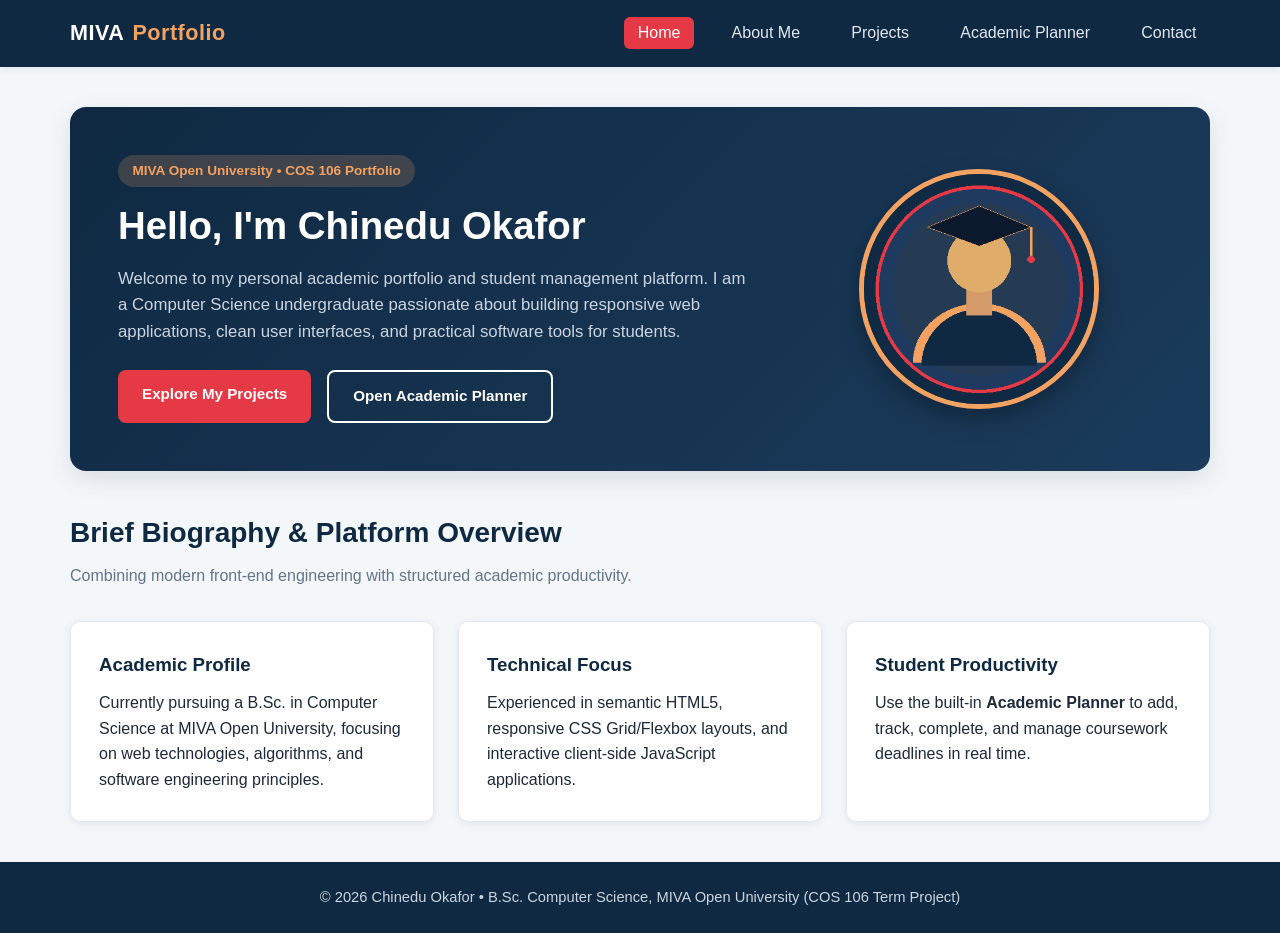
<file: index.html>
<!DOCTYPE html>
<html lang="en">
<head>
  <meta charset="UTF-8" />
  <meta name="viewport" content="width=device-width, initial-scale=1.0" />
  <title>Home | Student Academic Portfolio</title>
  <link rel="stylesheet" href="css/style.css" />
</head>
<body>
  <header class="site-header">
    <div class="container navbar">
      <a href="index.html" class="brand">MIVA<span>Portfolio</span></a>
      <button id="menuToggle" class="menu-toggle" aria-label="Toggle Navigation">&#9776;</button>
      <nav aria-label="Main Navigation">
        <ul id="navLinks" class="nav-links">
          <li><a href="index.html" class="active">Home</a></li>
          <li><a href="about.html" class="">About Me</a></li>
          <li><a href="projects.html" class="">Projects</a></li>
          <li><a href="planner.html" class="">Academic Planner</a></li>
          <li><a href="contact.html" class="">Contact</a></li>
        </ul>
      </nav>
    </div>
  </header>

  <main class="container">
    <section class="hero">
      <div>
        <span class="hero-badge">MIVA Open University &bull; COS 106 Portfolio</span>
        <h1>Hello, I'm Chinedu Okafor</h1>
        <p>
          Welcome to my personal academic portfolio and student management platform.
          I am a Computer Science undergraduate passionate about building responsive web
          applications, clean user interfaces, and practical software tools for students.
        </p>
        <div class="hero-actions">
          <a href="projects.html" class="btn btn-primary">Explore My Projects</a>
          <a href="planner.html" class="btn btn-outline">Open Academic Planner</a>
        </div>
      </div>
      <div class="hero-image-wrap">
        <img src="assets/profile.png" alt="Portrait of Chinedu Okafor" class="profile-photo" />
      </div>
    </section>

    <section aria-labelledby="bio-heading">
      <h2 id="bio-heading" class="section-title">Brief Biography &amp; Platform Overview</h2>
      <p class="section-subtitle">
        Combining modern front-end engineering with structured academic productivity.
      </p>
      <div class="grid-3">
        <article class="card">
          <h3>Academic Profile</h3>
          <p>
            Currently pursuing a B.Sc. in Computer Science at MIVA Open University, focusing on
            web technologies, algorithms, and software engineering principles.
          </p>
        </article>
        <article class="card">
          <h3>Technical Focus</h3>
          <p>
            Experienced in semantic HTML5, responsive CSS Grid/Flexbox layouts, and interactive
            client-side JavaScript applications.
          </p>
        </article>
        <article class="card">
          <h3>Student Productivity</h3>
          <p>
            Use the built-in <a href="planner.html"><strong>Academic Planner</strong></a> to add,
            track, complete, and manage coursework deadlines in real time.
          </p>
        </article>
      </div>
    </section>
  </main>

  <footer class="site-footer">
    <div class="container">
      <p>&copy; <span id="currentYear">2026</span> Chinedu Okafor &bull; B.Sc. Computer Science, MIVA Open University (COS 106 Term Project)</p>
    </div>
  </footer>

  <script src="js/script.js"></script>
</body>
</html>
</file>
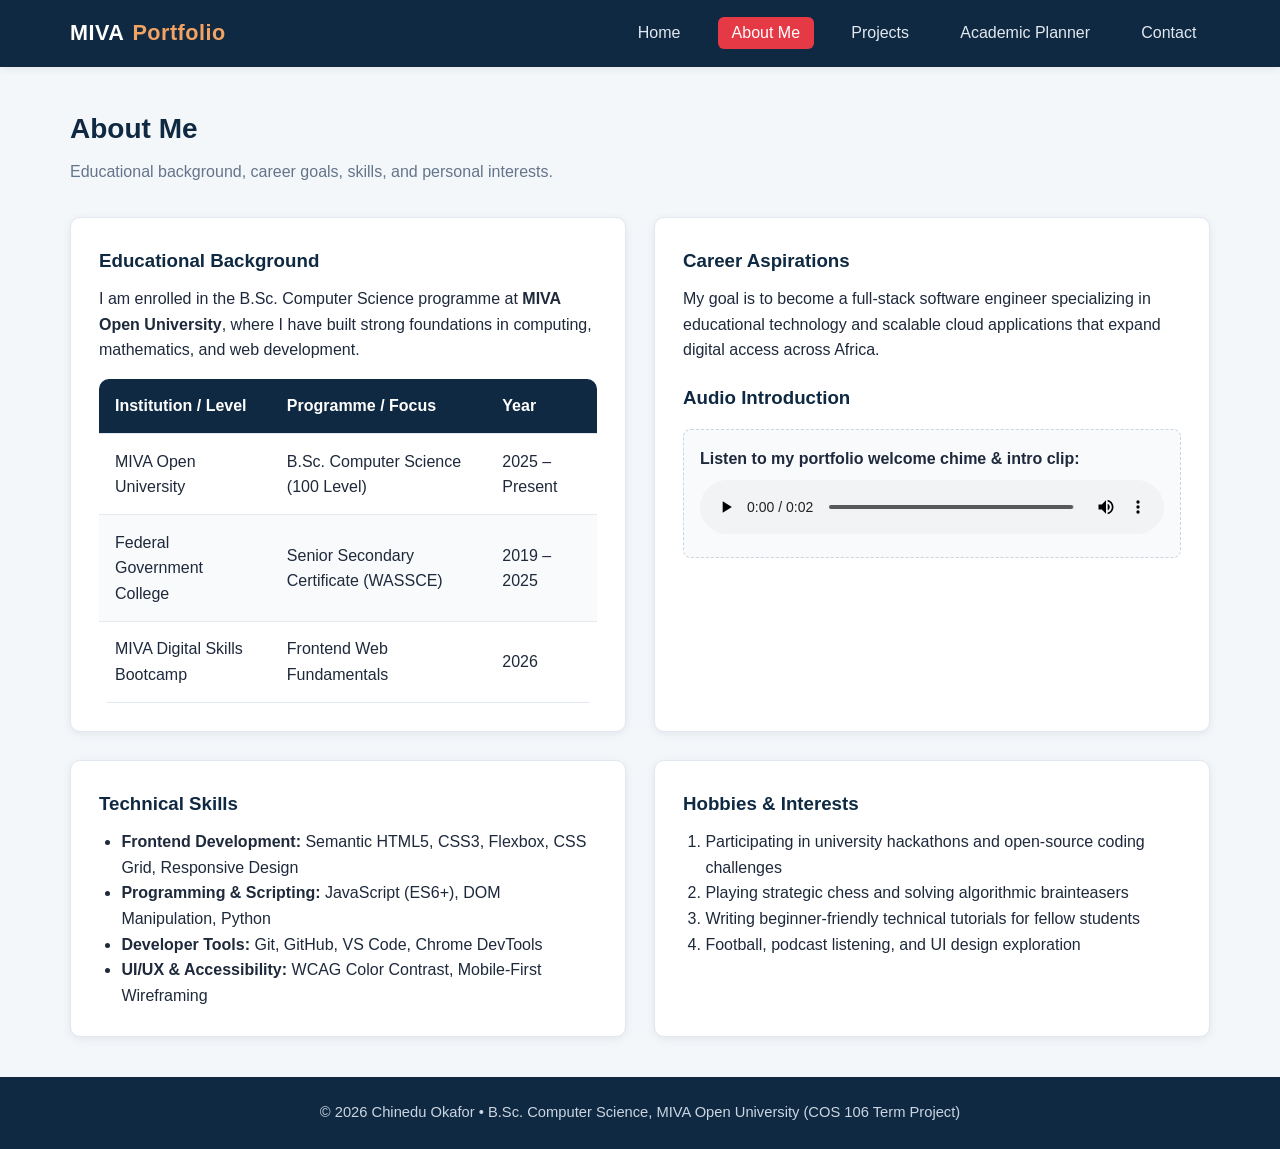
<file: about.html>
<!DOCTYPE html>
<html lang="en">
<head>
  <meta charset="UTF-8" />
  <meta name="viewport" content="width=device-width, initial-scale=1.0" />
  <title>About Me | Student Academic Portfolio</title>
  <link rel="stylesheet" href="css/style.css" />
</head>
<body>
  <header class="site-header">
    <div class="container navbar">
      <a href="index.html" class="brand">MIVA<span>Portfolio</span></a>
      <button id="menuToggle" class="menu-toggle" aria-label="Toggle Navigation">&#9776;</button>
      <nav aria-label="Main Navigation">
        <ul id="navLinks" class="nav-links">
          <li><a href="index.html" class="">Home</a></li>
          <li><a href="about.html" class="active">About Me</a></li>
          <li><a href="projects.html" class="">Projects</a></li>
          <li><a href="planner.html" class="">Academic Planner</a></li>
          <li><a href="contact.html" class="">Contact</a></li>
        </ul>
      </nav>
    </div>
  </header>

  <main class="container">
    <section>
      <h1 class="section-title">About Me</h1>
      <p class="section-subtitle">Educational background, career goals, skills, and personal interests.</p>

      <div class="grid-2">
        <article class="card">
          <h3>Educational Background</h3>
          <p>
            I am enrolled in the B.Sc. Computer Science programme at <strong>MIVA Open University</strong>,
            where I have built strong foundations in computing, mathematics, and web development.
          </p>
          <div class="table-wrapper">
            <table>
              <thead>
                <tr>
                  <th>Institution / Level</th>
                  <th>Programme / Focus</th>
                  <th>Year</th>
                </tr>
              </thead>
              <tbody>
                <tr>
                  <td>MIVA Open University</td>
                  <td>B.Sc. Computer Science (100 Level)</td>
                  <td>2025 &ndash; Present</td>
                </tr>
                <tr>
                  <td>Federal Government College</td>
                  <td>Senior Secondary Certificate (WASSCE)</td>
                  <td>2019 &ndash; 2025</td>
                </tr>
                <tr>
                  <td>MIVA Digital Skills Bootcamp</td>
                  <td>Frontend Web Fundamentals</td>
                  <td>2026</td>
                </tr>
              </tbody>
            </table>
          </div>
        </article>

        <article class="card">
          <h3>Career Aspirations</h3>
          <p>
            My goal is to become a full-stack software engineer specializing in educational technology
            and scalable cloud applications that expand digital access across Africa.
          </p>
          <h3 style="margin-top: 1.25rem;">Audio Introduction</h3>
          <div class="media-box">
            <p><strong>Listen to my portfolio welcome chime &amp; intro clip:</strong></p>
            <audio controls>
              <source src="assets/welcome-intro.wav" type="audio/wav" />
              Your browser does not support the HTML5 audio element.
            </audio>
          </div>
        </article>
      </div>

      <div class="grid-2" style="margin-top: 1.75rem;">
        <article class="card">
          <h3>Technical Skills</h3>
          <ul>
            <li><strong>Frontend Development:</strong> Semantic HTML5, CSS3, Flexbox, CSS Grid, Responsive Design</li>
            <li><strong>Programming &amp; Scripting:</strong> JavaScript (ES6+), DOM Manipulation, Python</li>
            <li><strong>Developer Tools:</strong> Git, GitHub, VS Code, Chrome DevTools</li>
            <li><strong>UI/UX &amp; Accessibility:</strong> WCAG Color Contrast, Mobile-First Wireframing</li>
          </ul>
        </article>

        <article class="card">
          <h3>Hobbies &amp; Interests</h3>
          <ol>
            <li>Participating in university hackathons and open-source coding challenges</li>
            <li>Playing strategic chess and solving algorithmic brainteasers</li>
            <li>Writing beginner-friendly technical tutorials for fellow students</li>
            <li>Football, podcast listening, and UI design exploration</li>
          </ol>
        </article>
      </div>
    </section>
  </main>

  <footer class="site-footer">
    <div class="container">
      <p>&copy; <span id="currentYear">2026</span> Chinedu Okafor &bull; B.Sc. Computer Science, MIVA Open University (COS 106 Term Project)</p>
    </div>
  </footer>

  <script src="js/script.js"></script>
</body>
</html>
</file>
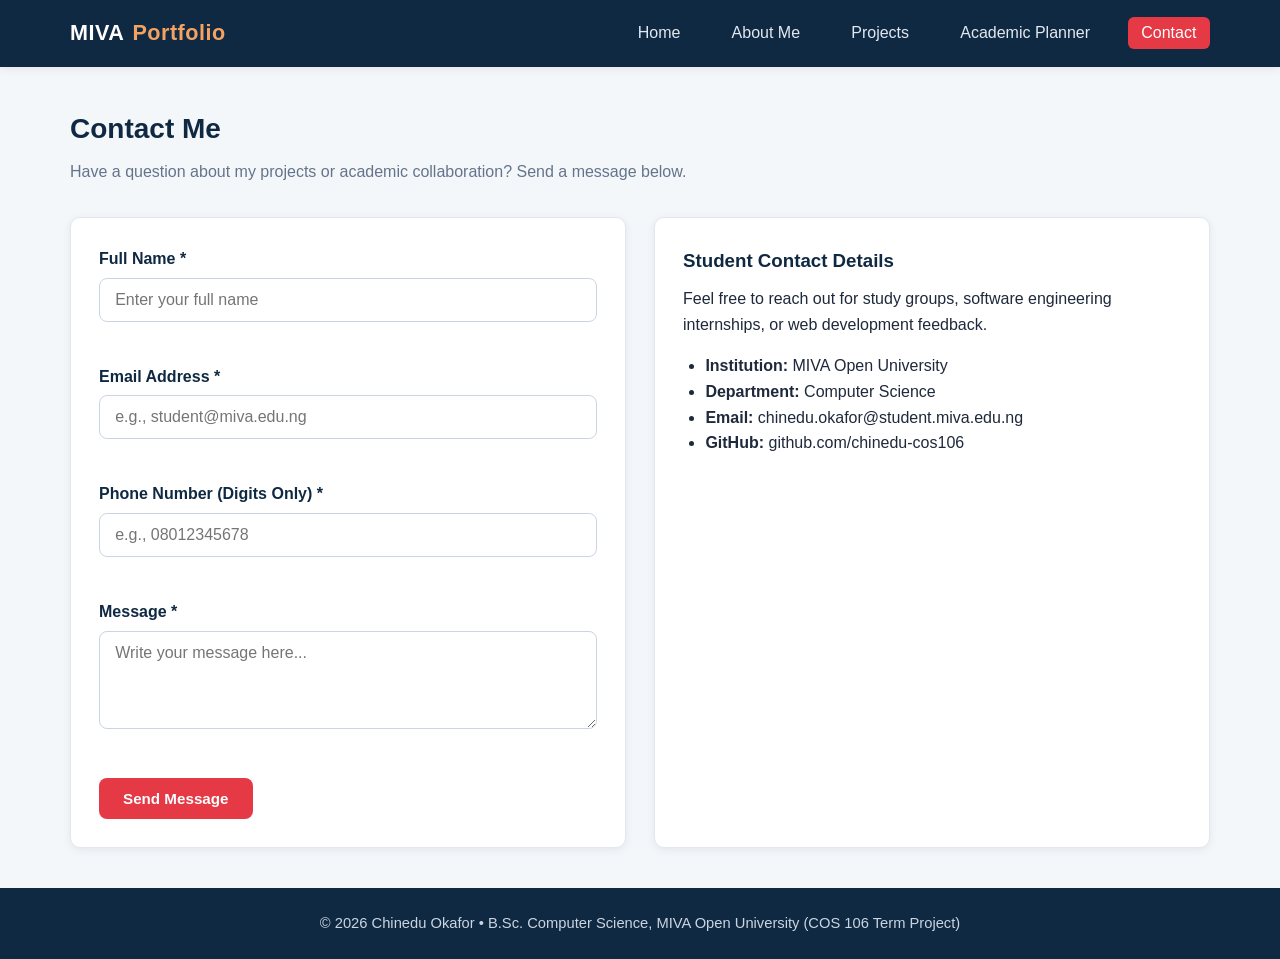
<file: contact.html>
<!DOCTYPE html>
<html lang="en">
<head>
  <meta charset="UTF-8" />
  <meta name="viewport" content="width=device-width, initial-scale=1.0" />
  <title>Contact | Student Academic Portfolio</title>
  <link rel="stylesheet" href="css/style.css" />
</head>
<body>
  <header class="site-header">
    <div class="container navbar">
      <a href="index.html" class="brand">MIVA<span>Portfolio</span></a>
      <button id="menuToggle" class="menu-toggle" aria-label="Toggle Navigation">&#9776;</button>
      <nav aria-label="Main Navigation">
        <ul id="navLinks" class="nav-links">
          <li><a href="index.html" class="">Home</a></li>
          <li><a href="about.html" class="">About Me</a></li>
          <li><a href="projects.html" class="">Projects</a></li>
          <li><a href="planner.html" class="">Academic Planner</a></li>
          <li><a href="contact.html" class="active">Contact</a></li>
        </ul>
      </nav>
    </div>
  </header>

  <main class="container">
    <section>
      <h1 class="section-title">Contact Me</h1>
      <p class="section-subtitle">Have a question about my projects or academic collaboration? Send a message below.</p>

      <div class="grid-2">
        <div class="card">
          <form id="contactForm" novalidate>
            <div class="form-group">
              <label for="fullName">Full Name *</label>
              <input type="text" id="fullName" name="fullName" placeholder="Enter your full name" />
              <span id="nameError" class="error-text"></span>
            </div>

            <div class="form-group">
              <label for="emailAddress">Email Address *</label>
              <input type="email" id="emailAddress" name="emailAddress" placeholder="e.g., student@miva.edu.ng" />
              <span id="emailError" class="error-text"></span>
            </div>

            <div class="form-group">
              <label for="phoneNumber">Phone Number (Digits Only) *</label>
              <input type="tel" id="phoneNumber" name="phoneNumber" placeholder="e.g., 08012345678" />
              <span id="phoneError" class="error-text"></span>
            </div>

            <div class="form-group">
              <label for="messageBox">Message *</label>
              <textarea id="messageBox" name="messageBox" rows="4" placeholder="Write your message here..."></textarea>
              <span id="messageError" class="error-text"></span>
            </div>

            <button type="submit" class="btn btn-primary">Send Message</button>
            <div id="formFeedback" class="form-feedback" role="status"></div>
          </form>
        </div>

        <aside class="card">
          <h3>Student Contact Details</h3>
          <p style="margin-bottom: 1rem;">
            Feel free to reach out for study groups, software engineering internships, or web development feedback.
          </p>
          <ul>
            <li><strong>Institution:</strong> MIVA Open University</li>
            <li><strong>Department:</strong> Computer Science</li>
            <li><strong>Email:</strong> chinedu.okafor@student.miva.edu.ng</li>
            <li><strong>GitHub:</strong> <a href="https://github.com" target="_blank" rel="noopener noreferrer">github.com/chinedu-cos106</a></li>
          </ul>
        </aside>
      </div>
    </section>
  </main>

  <footer class="site-footer">
    <div class="container">
      <p>&copy; <span id="currentYear">2026</span> Chinedu Okafor &bull; B.Sc. Computer Science, MIVA Open University (COS 106 Term Project)</p>
    </div>
  </footer>

  <script src="js/script.js"></script>
</body>
</html>
</file>
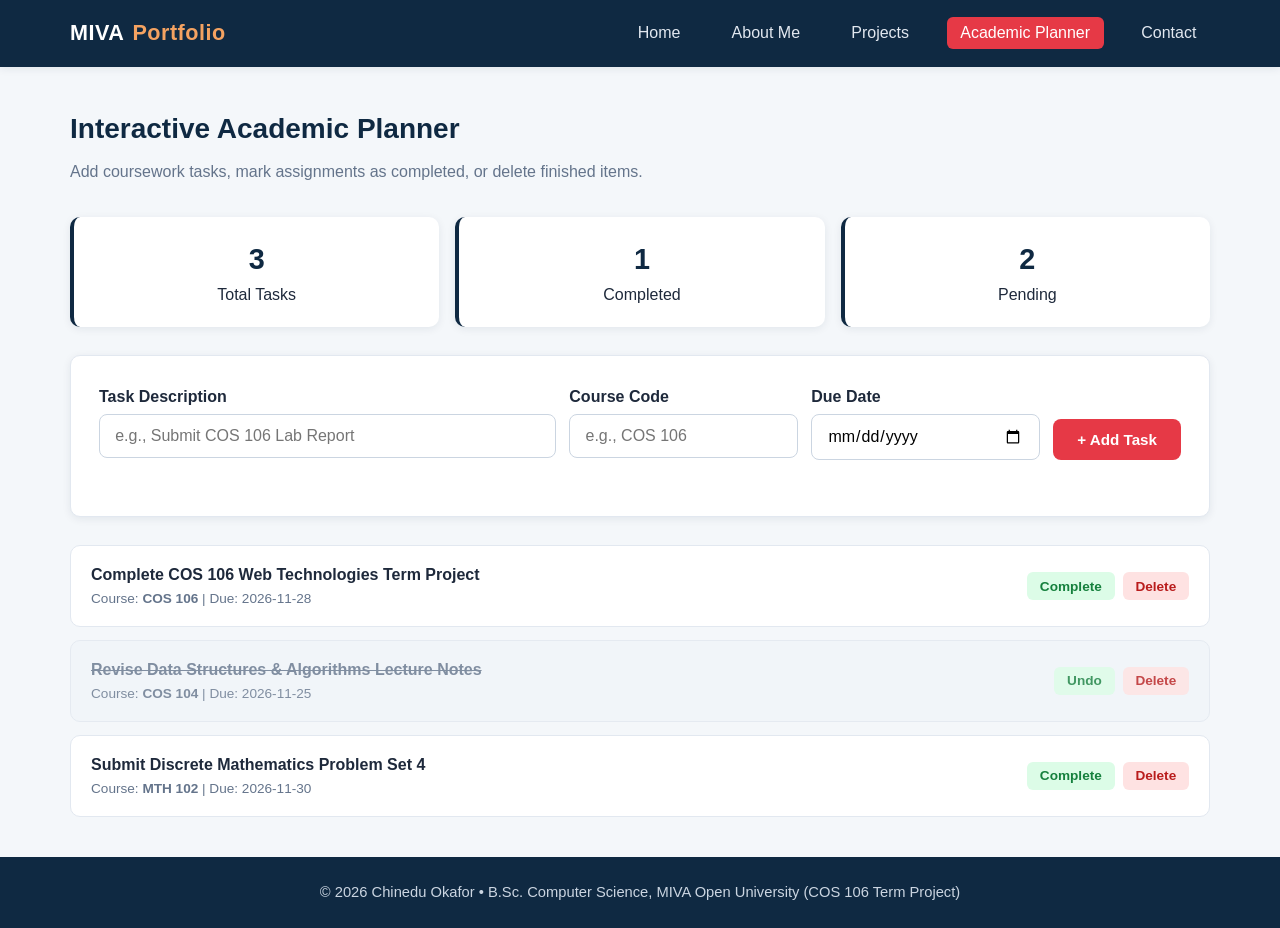
<file: planner.html>
<!DOCTYPE html>
<html lang="en">
<head>
  <meta charset="UTF-8" />
  <meta name="viewport" content="width=device-width, initial-scale=1.0" />
  <title>Academic Planner | Student Academic Portfolio</title>
  <link rel="stylesheet" href="css/style.css" />
</head>
<body>
  <header class="site-header">
    <div class="container navbar">
      <a href="index.html" class="brand">MIVA<span>Portfolio</span></a>
      <button id="menuToggle" class="menu-toggle" aria-label="Toggle Navigation">&#9776;</button>
      <nav aria-label="Main Navigation">
        <ul id="navLinks" class="nav-links">
          <li><a href="index.html" class="">Home</a></li>
          <li><a href="about.html" class="">About Me</a></li>
          <li><a href="projects.html" class="">Projects</a></li>
          <li><a href="planner.html" class="active">Academic Planner</a></li>
          <li><a href="contact.html" class="">Contact</a></li>
        </ul>
      </nav>
    </div>
  </header>

  <main class="container">
    <section>
      <h1 class="section-title">Interactive Academic Planner</h1>
      <p class="section-subtitle">Add coursework tasks, mark assignments as completed, or delete finished items.</p>

      <div class="planner-stats">
        <div class="stat-box">
          <span id="totalTasks">0</span>
          Total Tasks
        </div>
        <div class="stat-box">
          <span id="completedTasks">0</span>
          Completed
        </div>
        <div class="stat-box">
          <span id="pendingTasks">0</span>
          Pending
        </div>
      </div>

      <div class="card" style="margin-bottom: 1.75rem;">
        <form id="taskForm" class="planner-form">
          <div>
            <label for="taskTitle" style="font-weight:600; display:block; margin-bottom:0.3rem;">Task Description</label>
            <input type="text" id="taskTitle" placeholder="e.g., Submit COS 106 Lab Report" required />
          </div>
          <div>
            <label for="taskCourse" style="font-weight:600; display:block; margin-bottom:0.3rem;">Course Code</label>
            <input type="text" id="taskCourse" placeholder="e.g., COS 106" />
          </div>
          <div>
            <label for="taskDate" style="font-weight:600; display:block; margin-bottom:0.3rem;">Due Date</label>
            <input type="date" id="taskDate" />
          </div>
          <div style="display:flex; align-items:flex-end;">
            <button type="submit" class="btn btn-primary" style="width:100%;">+ Add Task</button>
          </div>
        </form>
      </div>

      <ul id="taskList" class="task-list" aria-live="polite"></ul>
    </section>
  </main>

  <footer class="site-footer">
    <div class="container">
      <p>&copy; <span id="currentYear">2026</span> Chinedu Okafor &bull; B.Sc. Computer Science, MIVA Open University (COS 106 Term Project)</p>
    </div>
  </footer>

  <script src="js/script.js"></script>
</body>
</html>
</file>
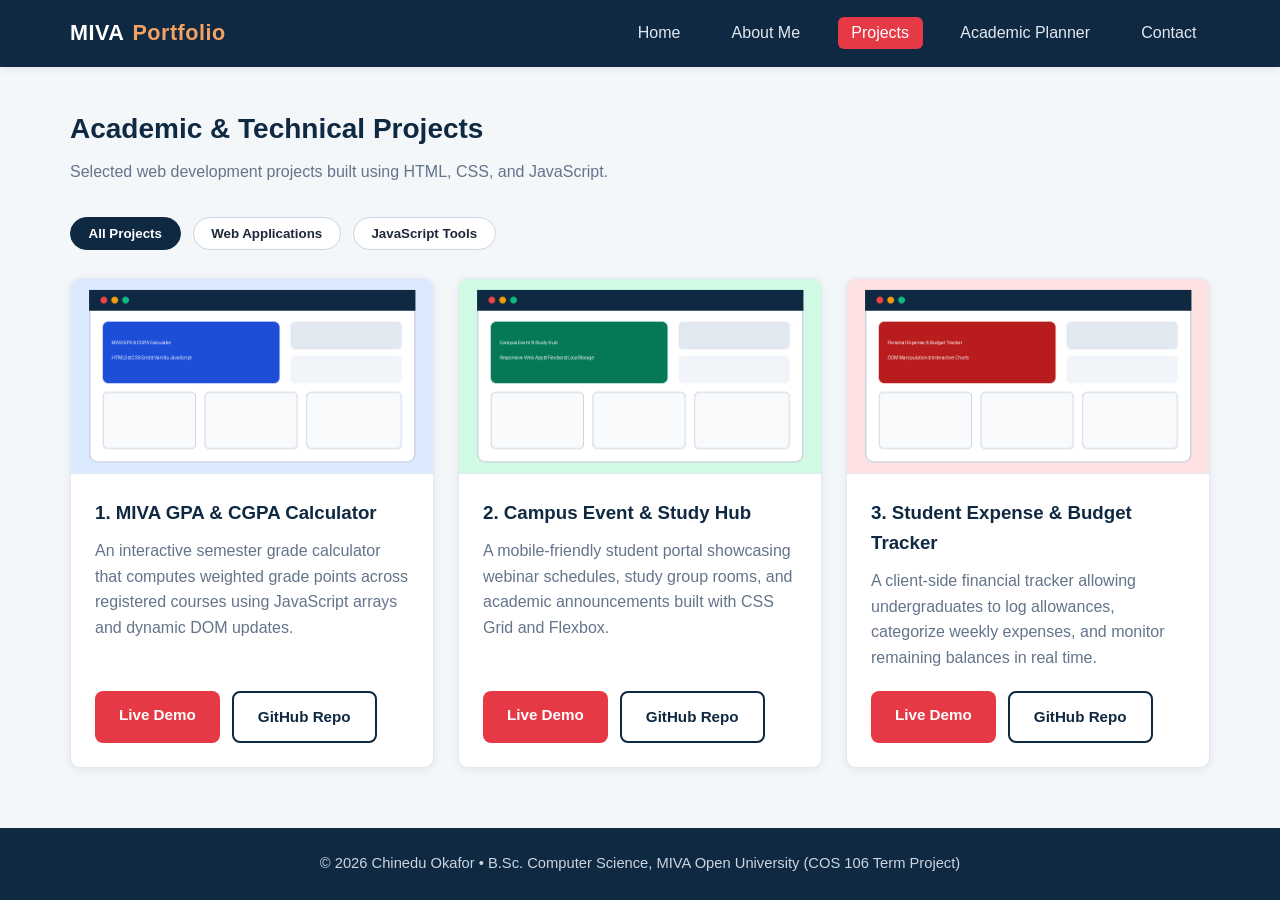
<file: projects.html>
<!DOCTYPE html>
<html lang="en">
<head>
  <meta charset="UTF-8" />
  <meta name="viewport" content="width=device-width, initial-scale=1.0" />
  <title>Projects | Student Academic Portfolio</title>
  <link rel="stylesheet" href="css/style.css" />
</head>
<body>
  <header class="site-header">
    <div class="container navbar">
      <a href="index.html" class="brand">MIVA<span>Portfolio</span></a>
      <button id="menuToggle" class="menu-toggle" aria-label="Toggle Navigation">&#9776;</button>
      <nav aria-label="Main Navigation">
        <ul id="navLinks" class="nav-links">
          <li><a href="index.html" class="">Home</a></li>
          <li><a href="about.html" class="">About Me</a></li>
          <li><a href="projects.html" class="active">Projects</a></li>
          <li><a href="planner.html" class="">Academic Planner</a></li>
          <li><a href="contact.html" class="">Contact</a></li>
        </ul>
      </nav>
    </div>
  </header>

  <main class="container">
    <section>
      <h1 class="section-title">Academic &amp; Technical Projects</h1>
      <p class="section-subtitle">Selected web development projects built using HTML, CSS, and JavaScript.</p>

      <div class="filter-bar" role="group" aria-label="Filter projects by category">
        <button type="button" class="filter-btn active" data-filter="all">All Projects</button>
        <button type="button" class="filter-btn" data-filter="web">Web Applications</button>
        <button type="button" class="filter-btn" data-filter="javascript">JavaScript Tools</button>
      </div>

      <div class="grid-3">
        <article class="card project-card" data-category="javascript">
          <img src="assets/project1.png" alt="Screenshot of MIVA GPA and CGPA Calculator" />
          <div class="project-body">
            <h3>1. MIVA GPA &amp; CGPA Calculator</h3>
            <p>
              An interactive semester grade calculator that computes weighted grade points across
              registered courses using JavaScript arrays and dynamic DOM updates.
            </p>
            <div class="project-links">
              <a href="planner.html" class="btn btn-primary">Live Demo</a>
              <a href="https://github.com" target="_blank" rel="noopener noreferrer" class="btn btn-outline">GitHub Repo</a>
            </div>
          </div>
        </article>

        <article class="card project-card" data-category="web">
          <img src="assets/project2.png" alt="Screenshot of Campus Event and Study Hub" />
          <div class="project-body">
            <h3>2. Campus Event &amp; Study Hub</h3>
            <p>
              A mobile-friendly student portal showcasing webinar schedules, study group rooms,
              and academic announcements built with CSS Grid and Flexbox.
            </p>
            <div class="project-links">
              <a href="about.html" class="btn btn-primary">Live Demo</a>
              <a href="https://github.com" target="_blank" rel="noopener noreferrer" class="btn btn-outline">GitHub Repo</a>
            </div>
          </div>
        </article>

        <article class="card project-card" data-category="javascript">
          <img src="assets/project3.png" alt="Screenshot of Personal Expense and Budget Tracker" />
          <div class="project-body">
            <h3>3. Student Expense &amp; Budget Tracker</h3>
            <p>
              A client-side financial tracker allowing undergraduates to log allowances, categorize
              weekly expenses, and monitor remaining balances in real time.
            </p>
            <div class="project-links">
              <a href="contact.html" class="btn btn-primary">Live Demo</a>
              <a href="https://github.com" target="_blank" rel="noopener noreferrer" class="btn btn-outline">GitHub Repo</a>
            </div>
          </div>
        </article>
      </div>
    </section>
  </main>

  <footer class="site-footer">
    <div class="container">
      <p>&copy; <span id="currentYear">2026</span> Chinedu Okafor &bull; B.Sc. Computer Science, MIVA Open University (COS 106 Term Project)</p>
    </div>
  </footer>

  <script src="js/script.js"></script>
</body>
</html>
</file>
<file: css/style.css>
/* ==========================================================================
   COS 106 Term Project - Student Portfolio & Academic Management Website
   External Stylesheet (css/style.css)
   ========================================================================== */

:root {
  --primary-navy: #0f2942;
  --secondary-navy: #1b3b5c;
  --accent-coral: #e63946;
  --accent-gold: #f4a261;
  --bg-light: #f4f7fa;
  --surface-white: #ffffff;
  --text-dark: #1e293b;
  --text-muted: #64748b;
  --border-color: #cbd5e1;
  --success-green: #15803d;
  --success-bg: #dcfce7;
  --error-red: #b91c1c;
  --error-bg: #fee2e2;
  --shadow-sm: 0 2px 8px rgba(15, 41, 66, 0.08);
  --shadow-md: 0 8px 24px rgba(15, 41, 66, 0.12);
  --radius-md: 10px;
  --radius-lg: 16px;
  --transition: all 0.3s ease;
}

* {
  box-sizing: border-box;
  margin: 0;
  padding: 0;
}

body {
  font-family: 'Segoe UI', Roboto, Helvetica, Arial, sans-serif;
  background-color: var(--bg-light);
  color: var(--text-dark);
  line-height: 1.6;
  display: flex;
  flex-direction: column;
  min-height: 100vh;
}

a {
  text-decoration: none;
  color: inherit;
  transition: var(--transition);
}

ul, ol {
  padding-left: 1.4rem;
}

img {
  max-width: 100%;
  display: block;
}

.container {
  width: 90%;
  max-width: 1140px;
  margin: 0 auto;
}

/* Header & Responsive Navigation (Flexbox) */
.site-header {
  background-color: var(--primary-navy);
  color: #ffffff;
  position: sticky;
  top: 0;
  z-index: 1000;
  box-shadow: var(--shadow-sm);
}

.navbar {
  display: flex;
  justify-content: space-between;
  align-items: center;
  padding: 1rem 0;
}

.brand {
  font-size: 1.35rem;
  font-weight: 700;
  letter-spacing: 0.5px;
  display: flex;
  align-items: center;
  gap: 0.5rem;
}

.brand span {
  color: var(--accent-gold);
}

.nav-links {
  list-style: none;
  display: flex;
  gap: 1.5rem;
  padding-left: 0;
}

.nav-links a {
  color: #e2e8f0;
  font-weight: 500;
  padding: 0.45rem 0.85rem;
  border-radius: 6px;
}

.nav-links a:hover,
.nav-links a.active {
  background-color: var(--accent-coral);
  color: #ffffff;
}

.menu-toggle {
  display: none;
  background: none;
  border: 2px solid #e2e8f0;
  color: #ffffff;
  font-size: 1.25rem;
  padding: 0.25rem 0.65rem;
  border-radius: 6px;
  cursor: pointer;
}

/* Main Content Wrapper */
main {
  flex: 1;
  padding: 2.5rem 0;
  animation: fadeIn 0.5s ease-in-out;
}

@keyframes fadeIn {
  from {
    opacity: 0;
    transform: translateY(10px);
  }
  to {
    opacity: 1;
    transform: translateY(0);
  }
}

/* Buttons */
.btn {
  display: inline-block;
  padding: 0.75rem 1.5rem;
  border-radius: 8px;
  font-weight: 600;
  cursor: pointer;
  border: none;
  transition: var(--transition);
  font-size: 0.95rem;
}

.btn-primary {
  background-color: var(--accent-coral);
  color: #ffffff;
}

.btn-primary:hover {
  background-color: #c82333;
  transform: translateY(-2px);
}

.btn-outline {
  background-color: transparent;
  border: 2px solid var(--primary-navy);
  color: var(--primary-navy);
}

.btn-outline:hover {
  background-color: var(--primary-navy);
  color: #ffffff;
}

/* Hero Section (CSS Grid) */
.hero {
  background: linear-gradient(135deg, var(--primary-navy), var(--secondary-navy));
  color: #ffffff;
  border-radius: var(--radius-lg);
  padding: 3rem;
  display: grid;
  grid-template-columns: 1.4fr 0.8fr;
  gap: 2.5rem;
  align-items: center;
  box-shadow: var(--shadow-md);
  margin-bottom: 2.5rem;
}

.hero-badge {
  display: inline-block;
  background-color: rgba(244, 162, 97, 0.2);
  color: var(--accent-gold);
  padding: 0.35rem 0.9rem;
  border-radius: 999px;
  font-size: 0.85rem;
  font-weight: 600;
  margin-bottom: 1rem;
}

.hero h1 {
  font-size: 2.4rem;
  line-height: 1.2;
  margin-bottom: 1rem;
}

.hero p {
  color: #cbd5e1;
  font-size: 1.05rem;
  margin-bottom: 1.5rem;
}

.hero-actions {
  display: flex;
  gap: 1rem;
  flex-wrap: wrap;
}

.hero-actions .btn-outline {
  border-color: #ffffff;
  color: #ffffff;
}

.hero-actions .btn-outline:hover {
  background-color: #ffffff;
  color: var(--primary-navy);
}

.hero-image-wrap {
  display: flex;
  justify-content: center;
}

.profile-photo {
  width: 240px;
  height: 240px;
  border-radius: 50%;
  object-fit: cover;
  border: 5px solid var(--accent-gold);
  box-shadow: 0 10px 25px rgba(0, 0, 0, 0.3);
  transition: transform 0.35s ease;
}

.profile-photo:hover {
  transform: scale(1.04);
}

/* Cards & Grid Layouts */
.section-title {
  font-size: 1.75rem;
  color: var(--primary-navy);
  margin-bottom: 0.5rem;
}

.section-subtitle {
  color: var(--text-muted);
  margin-bottom: 2rem;
}

.grid-3 {
  display: grid;
  grid-template-columns: repeat(3, 1fr);
  gap: 1.5rem;
}

.grid-2 {
  display: grid;
  grid-template-columns: repeat(2, 1fr);
  gap: 1.75rem;
}

.card {
  background-color: var(--surface-white);
  border-radius: var(--radius-md);
  padding: 1.75rem;
  box-shadow: var(--shadow-sm);
  border: 1px solid #e2e8f0;
  transition: var(--transition);
}

.card:hover {
  transform: translateY(-4px);
  box-shadow: var(--shadow-md);
}

.card h3 {
  color: var(--primary-navy);
  margin-bottom: 0.65rem;
}

/* Tables */
.table-wrapper {
  overflow-x: auto;
  margin-top: 1rem;
}

table {
  width: 100%;
  border-collapse: collapse;
  background-color: var(--surface-white);
  border-radius: var(--radius-md);
  overflow: hidden;
}

th, td {
  padding: 0.9rem 1rem;
  text-align: left;
  border-bottom: 1px solid #e2e8f0;
}

th {
  background-color: var(--primary-navy);
  color: #ffffff;
  font-weight: 600;
}

tr:nth-child(even) {
  background-color: #f8fafc;
}

/* Projects Page */
.filter-bar {
  display: flex;
  gap: 0.75rem;
  margin-bottom: 1.75rem;
  flex-wrap: wrap;
}

.filter-btn {
  padding: 0.5rem 1.1rem;
  border: 1px solid var(--border-color);
  background-color: var(--surface-white);
  border-radius: 999px;
  cursor: pointer;
  font-weight: 600;
  color: var(--text-dark);
  transition: var(--transition);
}

.filter-btn.active,
.filter-btn:hover {
  background-color: var(--primary-navy);
  color: #ffffff;
  border-color: var(--primary-navy);
}

.project-card {
  display: flex;
  flex-direction: column;
  padding: 0;
  overflow: hidden;
}

.project-card img {
  width: 100%;
  height: 195px;
  object-fit: cover;
  border-bottom: 1px solid #e2e8f0;
}

.project-body {
  padding: 1.5rem;
  display: flex;
  flex-direction: column;
  flex: 1;
}

.project-body p {
  color: var(--text-muted);
  margin-bottom: 1.25rem;
  flex: 1;
}

.project-links {
  display: flex;
  gap: 0.75rem;
}

/* Academic Planner */
.planner-stats {
  display: grid;
  grid-template-columns: repeat(3, 1fr);
  gap: 1rem;
  margin-bottom: 1.75rem;
}

.stat-box {
  background-color: var(--surface-white);
  padding: 1.2rem;
  border-radius: var(--radius-md);
  text-align: center;
  border-left: 4px solid var(--primary-navy);
  box-shadow: var(--shadow-sm);
}

.stat-box span {
  display: block;
  font-size: 1.8rem;
  font-weight: 700;
  color: var(--primary-navy);
}

.planner-form {
  display: grid;
  grid-template-columns: 2fr 1fr 1fr auto;
  gap: 0.85rem;
  margin-bottom: 1.75rem;
}

.task-list {
  list-style: none;
  padding-left: 0;
  display: flex;
  flex-direction: column;
  gap: 0.85rem;
}

.task-item {
  background-color: var(--surface-white);
  padding: 1rem 1.25rem;
  border-radius: var(--radius-md);
  border: 1px solid #e2e8f0;
  display: flex;
  justify-content: space-between;
  align-items: center;
  gap: 1rem;
  transition: var(--transition);
}

.task-item.completed {
  background-color: #f1f5f9;
  opacity: 0.8;
}

.task-item.completed .task-title {
  text-decoration: line-through;
  color: var(--text-muted);
}

.task-meta {
  font-size: 0.85rem;
  color: var(--text-muted);
}

.task-actions {
  display: flex;
  gap: 0.5rem;
}

.btn-sm {
  padding: 0.4rem 0.8rem;
  font-size: 0.85rem;
  border-radius: 6px;
  border: none;
  cursor: pointer;
  font-weight: 600;
}

.btn-complete {
  background-color: var(--success-bg);
  color: var(--success-green);
}

.btn-delete {
  background-color: var(--error-bg);
  color: var(--error-red);
}

/* Forms (Contact & Planner) */
.form-group {
  margin-bottom: 1.2rem;
}

.form-group label {
  display: block;
  font-weight: 600;
  margin-bottom: 0.4rem;
  color: var(--primary-navy);
}

input[type="text"],
input[type="email"],
input[type="tel"],
input[type="date"],
select,
textarea {
  width: 100%;
  padding: 0.75rem 0.95rem;
  border: 1px solid var(--border-color);
  border-radius: 8px;
  font-size: 1rem;
  font-family: inherit;
  transition: var(--transition);
}

input:focus,
select:focus,
textarea:focus {
  outline: none;
  border-color: var(--primary-navy);
  box-shadow: 0 0 0 3px rgba(15, 41, 66, 0.12);
}

.error-text {
  color: var(--error-red);
  font-size: 0.85rem;
  margin-top: 0.3rem;
  display: block;
  min-height: 1.1rem;
}

.form-feedback {
  padding: 1rem;
  border-radius: 8px;
  margin-top: 1rem;
  font-weight: 600;
  display: none;
}

.form-feedback.success {
  display: block;
  background-color: var(--success-bg);
  color: var(--success-green);
  border: 1px solid #86efac;
}

.form-feedback.error {
  display: block;
  background-color: var(--error-bg);
  color: var(--error-red);
  border: 1px solid #fca5a5;
}

/* Multimedia Box */
.media-box {
  margin-top: 1rem;
  padding: 1rem;
  background-color: #f8fafc;
  border-radius: 8px;
  border: 1px dashed var(--border-color);
}

audio {
  width: 100%;
  margin-top: 0.5rem;
}

/* Footer */
.site-footer {
  background-color: var(--primary-navy);
  color: #cbd5e1;
  text-align: center;
  padding: 1.5rem 0;
  margin-top: auto;
  font-size: 0.92rem;
}

/* Responsive Media Queries */
@media (max-width: 900px) {
  .hero {
    grid-template-columns: 1fr;
    text-align: center;
    padding: 2rem;
  }

  .hero-actions {
    justify-content: center;
  }

  .grid-3 {
    grid-template-columns: repeat(2, 1fr);
  }

  .planner-form {
    grid-template-columns: 1fr 1fr;
  }
}

@media (max-width: 650px) {
  .menu-toggle {
    display: block;
  }

  .nav-links {
    display: none;
    flex-direction: column;
    position: absolute;
    top: 100%;
    left: 0;
    width: 100%;
    background-color: var(--secondary-navy);
    padding: 1rem 5%;
    gap: 0.75rem;
  }

  .nav-links.open {
    display: flex;
  }

  .grid-3,
  .grid-2,
  .planner-stats,
  .planner-form {
    grid-template-columns: 1fr;
  }
}
</file>
